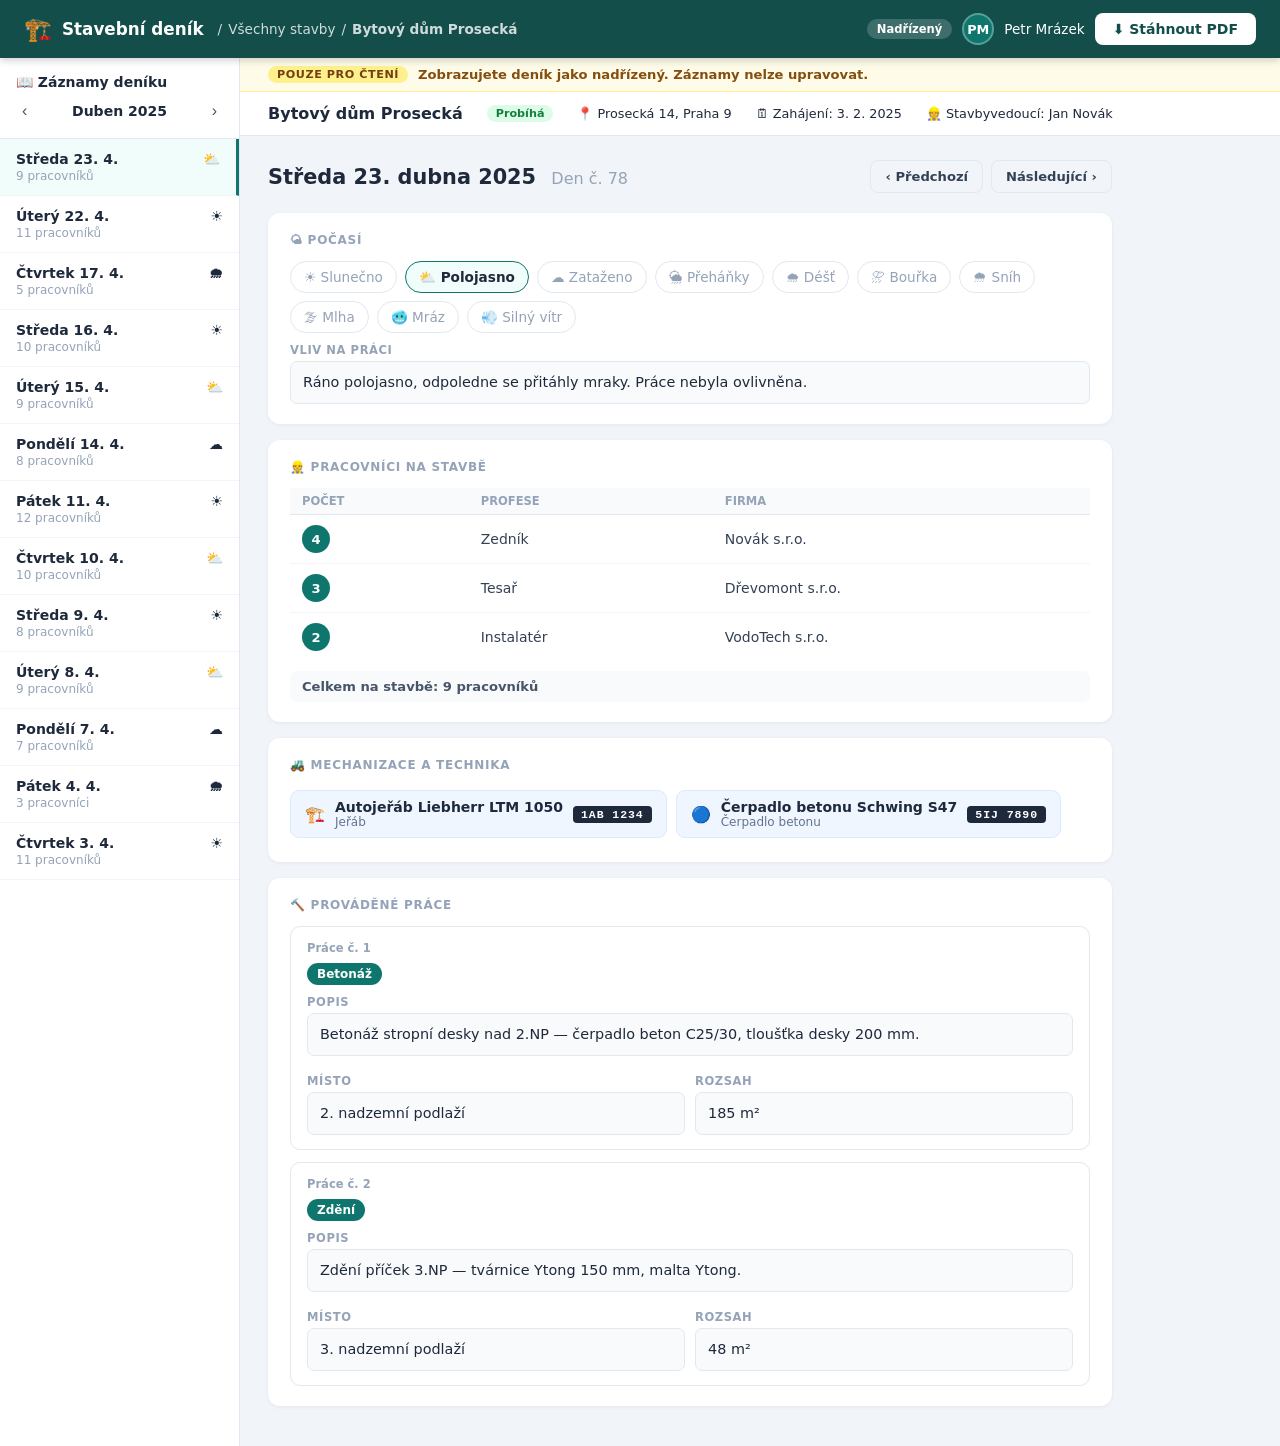
<file: denik-nadrizeny.html>
<!DOCTYPE html>
<html lang="cs">
<head>
  <meta charset="UTF-8" />
  <meta name="viewport" content="width=device-width, initial-scale=1.0" />
  <title>Stavební deník – Náhled (Bytový dům Prosecká)</title>
  <style>
    *, *::before, *::after { box-sizing: border-box; margin: 0; padding: 0; }
    :root {
      --blue:    #1e40af; --blue-d: #1e3a8a; --blue-l: #dbeafe; --blue-50: #eff6ff;
      --teal:    #0f766e; --teal-l: #ccfbf1; --teal-50: #f0fdfa;
      --orange:  #ea580c; --green: #15803d; --green-l: #dcfce7;
      --gray-50: #f8fafc; --gray-100: #f1f5f9; --gray-200: #e2e8f0;
      --gray-300: #cbd5e1; --gray-400: #94a3b8; --gray-600: #475569;
      --gray-700: #334155; --gray-800: #1e293b;
    }
    body { font-family: system-ui, sans-serif; background: var(--gray-100); color: var(--gray-800); }

    /* Topbar */
    .topbar { background: #134e4a; color: #fff; padding: 0 24px; height: 58px; display: flex; align-items: center; justify-content: space-between; position: sticky; top: 0; z-index: 100; box-shadow: 0 2px 8px rgba(0,0,0,0.2); }
    .topbar-left { display: flex; align-items: center; gap: 14px; }
    .topbar-logo { display: flex; align-items: center; gap: 10px; font-weight: 800; font-size: 1.05rem; text-decoration: none; color: #fff; }
    .topbar-logo span { font-size: 1.4rem; }
    .breadcrumb { display: flex; align-items: center; gap: 6px; font-size: 0.85rem; opacity: 0.8; }
    .breadcrumb a { color: #fff; text-decoration: none; }
    .topbar-right { display: flex; align-items: center; gap: 10px; }
    .role-badge { background: rgba(255,255,255,0.18); font-size: 0.72rem; font-weight: 700; padding: 3px 10px; border-radius: 100px; }
    .avatar { width: 32px; height: 32px; border-radius: 50%; background: var(--teal); border: 2px solid rgba(255,255,255,0.3); display: flex; align-items: center; justify-content: center; font-weight: 700; font-size: 0.8rem; }
    .btn-download { background: #fff; color: #134e4a; font-weight: 700; font-size: 0.875rem; padding: 8px 18px; border: none; border-radius: 8px; cursor: pointer; font-family: inherit; display: flex; align-items: center; gap: 7px; transition: background .15s; }
    .btn-download:hover { background: var(--teal-l); }

    /* Layout */
    .layout { display: flex; min-height: calc(100vh - 58px); }
    .day-sidebar { width: 240px; background: #fff; border-right: 1px solid var(--gray-200); display: flex; flex-direction: column; flex-shrink: 0; }
    .day-sidebar-header { padding: 16px; border-bottom: 1px solid var(--gray-200); }
    .day-sidebar-header h3 { font-size: 0.875rem; font-weight: 700; color: var(--gray-800); margin-bottom: 10px; }
    .month-nav { display: flex; align-items: center; justify-content: space-between; }
    .month-nav button { background: none; border: none; cursor: pointer; color: var(--gray-600); font-size: 1rem; padding: 2px 6px; border-radius: 4px; }
    .month-nav button:hover { background: var(--gray-100); }
    .month-label { font-weight: 700; font-size: 0.875rem; }
    .day-list { flex: 1; overflow-y: auto; }
    .day-item { padding: 12px 16px; border-bottom: 1px solid var(--gray-100); cursor: pointer; transition: background .1s; }
    .day-item:hover { background: var(--gray-50); }
    .day-item.active { background: var(--teal-50); border-right: 3px solid var(--teal); }
    .day-item-date { font-size: 0.875rem; font-weight: 700; color: var(--gray-800); display: flex; justify-content: space-between; }
    .day-item-meta { font-size: 0.75rem; color: var(--gray-400); margin-top: 2px; }

    .main { flex: 1; overflow-y: auto; }
    .readonly-bar { background: #fefce8; border-bottom: 1px solid #fef08a; padding: 8px 28px; display: flex; align-items: center; gap: 10px; font-size: 0.82rem; color: #854d0e; font-weight: 600; }
    .readonly-badge { background: #fef08a; color: #713f12; font-size: 0.7rem; font-weight: 800; padding: 2px 9px; border-radius: 100px; text-transform: uppercase; letter-spacing: 0.05em; }
    .stavba-info { background: #fff; border-bottom: 1px solid var(--gray-200); padding: 12px 28px; display: flex; align-items: center; gap: 24px; flex-wrap: wrap; }
    .stavba-info-name { font-weight: 800; font-size: 1rem; }
    .stavba-info-item { font-size: 0.8rem; color: var(--gray-500); }
    .badge-sm { font-size: 0.7rem; font-weight: 700; padding: 2px 9px; border-radius: 100px; background: var(--green-l); color: var(--green); }

    .day-content { padding: 24px 28px; max-width: 900px; }
    .day-title { display: flex; align-items: center; justify-content: space-between; margin-bottom: 20px; flex-wrap: wrap; gap: 10px; }
    .day-date-big { font-size: 1.3rem; font-weight: 800; }
    .day-date-big span { font-weight: 400; color: var(--gray-400); font-size: 1rem; margin-left: 8px; }
    .title-actions { display: flex; gap: 8px; }
    .btn-prev-next { background: var(--gray-100); border: 1.5px solid var(--gray-200); color: var(--gray-700); padding: 8px 14px; border-radius: 8px; font-size: 0.82rem; font-weight: 600; cursor: pointer; font-family: inherit; }
    .btn-prev-next:hover { background: var(--gray-200); }

    .section { background: #fff; border-radius: 12px; box-shadow: 0 1px 4px rgba(0,0,0,0.06); padding: 20px 22px; margin-bottom: 16px; }
    .section-title { font-size: 0.75rem; font-weight: 700; color: var(--gray-400); text-transform: uppercase; letter-spacing: 0.06em; margin-bottom: 14px; }
    .ro-label { font-size: 0.72rem; font-weight: 700; color: var(--gray-400); text-transform: uppercase; letter-spacing: 0.05em; margin-bottom: 4px; margin-top: 10px; }
    .ro-value { font-size: 0.9rem; color: var(--gray-800); line-height: 1.6; padding: 9px 12px; background: var(--gray-50); border-radius: 7px; border: 1px solid var(--gray-200); }
    .weather-chips { display: flex; gap: 8px; flex-wrap: wrap; }
    .weather-chip { padding: 7px 13px; border-radius: 100px; font-size: 0.85rem; border: 1.5px solid var(--gray-200); background: #fff; color: var(--gray-400); }
    .weather-chip.active { border-color: var(--teal); background: var(--teal-50); font-weight: 700; color: var(--gray-800); }
    .workers-table { width: 100%; border-collapse: collapse; font-size: 0.875rem; }
    .workers-table th { text-align: left; font-size: 0.72rem; font-weight: 700; color: var(--gray-400); text-transform: uppercase; padding: 6px 12px; background: var(--gray-50); border-bottom: 1px solid var(--gray-200); }
    .workers-table td { padding: 10px 12px; border-bottom: 1px solid var(--gray-100); color: var(--gray-700); }
    .workers-table tr:last-child td { border-bottom: none; }
    .count-badge { display: inline-flex; align-items: center; justify-content: center; background: var(--teal); color: #fff; font-weight: 800; font-size: 0.82rem; width: 28px; height: 28px; border-radius: 50%; }
    .workers-total-row { margin-top: 10px; padding: 8px 12px; background: var(--gray-50); border-radius: 7px; font-size: 0.82rem; color: var(--gray-600); font-weight: 600; }
    .work-item { border: 1.5px solid var(--gray-200); border-radius: 10px; padding: 14px 16px; margin-bottom: 12px; }
    .work-item:last-child { margin-bottom: 0; }
    .work-num { font-size: 0.72rem; font-weight: 700; color: var(--gray-400); margin-bottom: 8px; }
    .kat-chip { display: inline-block; padding: 4px 10px; border-radius: 100px; font-size: 0.75rem; font-weight: 600; background: var(--teal); color: #fff; margin-right: 4px; }
    .work-grid { display: grid; grid-template-columns: 1fr 1fr; gap: 10px; margin-top: 8px; }
    .mech-card { display: inline-flex; align-items: center; gap: 10px; background: var(--blue-50); border: 1.5px solid var(--blue-l); border-radius: 9px; padding: 8px 14px; margin: 4px 4px 4px 0; }
    .mech-spz { font-size: 0.72rem; font-weight: 700; font-family: monospace; background: var(--gray-800); color: #fff; padding: 2px 8px; border-radius: 4px; letter-spacing: 0.08em; }

    /* ── Export Modal ─────────────────────────────── */
    .modal-overlay { display: none; position: fixed; inset: 0; background: rgba(0,0,0,0.45); z-index: 300; align-items: center; justify-content: center; }
    .modal-overlay.open { display: flex; }
    .modal { background: #fff; border-radius: 18px; width: 520px; max-width: 95vw; box-shadow: 0 20px 60px rgba(0,0,0,0.25); }
    .modal-head { padding: 20px 24px 16px; border-bottom: 1px solid var(--gray-200); display: flex; justify-content: space-between; align-items: center; }
    .modal-head h3 { font-size: 1.05rem; font-weight: 800; }
    .modal-close { background: none; border: none; font-size: 1.2rem; cursor: pointer; color: var(--gray-400); padding: 4px 8px; border-radius: 6px; }
    .modal-close:hover { background: var(--gray-100); }
    .modal-body { padding: 20px 24px; }
    .modal-foot { padding: 14px 24px; border-top: 1px solid var(--gray-200); display: flex; justify-content: flex-end; gap: 10px; }

    .exp-section { margin-bottom: 20px; }
    .exp-section-title { font-size: 0.72rem; font-weight: 800; color: var(--gray-600); text-transform: uppercase; letter-spacing: 0.06em; margin-bottom: 10px; }

    .radio-group { display: flex; flex-direction: column; gap: 8px; }
    .radio-opt { display: flex; align-items: center; gap: 10px; padding: 10px 14px; border: 1.5px solid var(--gray-200); border-radius: 9px; cursor: pointer; transition: all .1s; }
    .radio-opt:hover { border-color: var(--teal); background: var(--teal-50); }
    .radio-opt.selected { border-color: var(--teal); background: var(--teal-50); }
    .radio-opt input[type=radio] { accent-color: var(--teal); width: 16px; height: 16px; flex-shrink: 0; }
    .radio-opt-label { font-size: 0.875rem; font-weight: 600; color: var(--gray-800); }
    .radio-opt-sub { font-size: 0.75rem; color: var(--gray-400); margin-top: 1px; }

    .custom-range { display: none; gap: 10px; align-items: center; margin-top: 8px; padding: 10px 14px; background: var(--gray-50); border-radius: 8px; }
    .custom-range.show { display: flex; }
    .custom-range label { font-size: 0.8rem; font-weight: 600; color: var(--gray-600); white-space: nowrap; }
    .custom-range input[type=date] { border: 1.5px solid var(--gray-200); border-radius: 7px; padding: 6px 10px; font-size: 0.82rem; font-family: inherit; outline: none; }
    .custom-range input[type=date]:focus { border-color: var(--teal); }

    .checks-grid { display: grid; grid-template-columns: 1fr 1fr; gap: 6px; }
    .check-opt { display: flex; align-items: center; gap: 8px; padding: 8px 12px; border: 1.5px solid var(--gray-200); border-radius: 8px; cursor: pointer; }
    .check-opt:hover { border-color: var(--teal); background: var(--teal-50); }
    .check-opt input[type=checkbox] { accent-color: var(--teal); width: 15px; height: 15px; flex-shrink: 0; }
    .check-opt span { font-size: 0.82rem; font-weight: 600; color: var(--gray-700); }

    .btn-cancel-modal { background: var(--gray-100); border: 1.5px solid var(--gray-200); color: var(--gray-700); padding: 10px 20px; border-radius: 8px; font-weight: 600; font-size: 0.875rem; cursor: pointer; font-family: inherit; }
    .btn-cancel-modal:hover { background: var(--gray-200); }
    .btn-gen-pdf { background: var(--teal); color: #fff; border: none; padding: 10px 22px; border-radius: 8px; font-weight: 700; font-size: 0.875rem; cursor: pointer; font-family: inherit; display: flex; align-items: center; gap: 7px; }
    .btn-gen-pdf:hover { background: #0d6b63; }

    .pdf-info { display: flex; align-items: center; gap: 8px; padding: 10px 14px; background: #eff6ff; border-radius: 8px; font-size: 0.8rem; color: #1e40af; margin-top: 16px; }
  </style>
</head>
<body>

<div class="topbar">
  <div class="topbar-left">
    <a href="dashboard-nadrizeny.html" class="topbar-logo"><span>🏗️</span> Stavební deník</a>
    <div class="breadcrumb">
      / <a href="dashboard-nadrizeny.html">Všechny stavby</a>
      / <strong>Bytový dům Prosecká</strong>
    </div>
  </div>
  <div class="topbar-right">
    <span class="role-badge">Nadřízený</span>
    <div class="avatar">PM</div>
    <span style="font-size:.85rem">Petr Mrázek</span>
    <button class="btn-download" onclick="openExportModal()">⬇ Stáhnout PDF</button>
  </div>
</div>

<div class="layout">
  <aside class="day-sidebar">
    <div class="day-sidebar-header">
      <h3>📖 Záznamy deníku</h3>
      <div class="month-nav">
        <button>‹</button>
        <span class="month-label">Duben 2025</span>
        <button>›</button>
      </div>
    </div>
    <div class="day-list" id="day-list"></div>
  </aside>

  <main class="main">
    <div class="readonly-bar">
      <span class="readonly-badge">Pouze pro čtení</span>
      Zobrazujete deník jako nadřízený. Záznamy nelze upravovat.
    </div>
    <div class="stavba-info">
      <span class="stavba-info-name">Bytový dům Prosecká</span>
      <span class="badge-sm">Probíhá</span>
      <span class="stavba-info-item">📍 Prosecká 14, Praha 9</span>
      <span class="stavba-info-item">🗓 Zahájení: 3. 2. 2025</span>
      <span class="stavba-info-item">👷 Stavbyvedoucí: Jan Novák</span>
    </div>

    <div class="day-content" id="day-content">
      <!-- renderováno JavaScriptem -->
    </div>
  </main>
</div>

<!-- ── Export Modal ──────────────────────────────────── -->
<div class="modal-overlay" id="export-modal">
  <div class="modal">
    <div class="modal-head">
      <h3>⬇ Stáhnout deník jako PDF</h3>
      <button class="modal-close" onclick="closeExportModal()">✕</button>
    </div>
    <div class="modal-body">

      <div class="exp-section">
        <div class="exp-section-title">Rozsah exportu</div>
        <div class="radio-group">

          <label class="radio-opt selected" id="opt-day">
            <input type="radio" name="range" value="day" checked onchange="onRangeChange()" />
            <div>
              <div class="radio-opt-label">📄 Aktuální záznam</div>
              <div class="radio-opt-sub" id="opt-day-sub">Středa 23. dubna 2025</div>
            </div>
          </label>

          <label class="radio-opt" id="opt-month">
            <input type="radio" name="range" value="month" onchange="onRangeChange()" />
            <div>
              <div class="radio-opt-label">📅 Celý měsíc</div>
              <div class="radio-opt-sub">Duben 2025 — všechny záznamy (13 dnů)</div>
            </div>
          </label>

          <label class="radio-opt" id="opt-all">
            <input type="radio" name="range" value="all" onchange="onRangeChange()" />
            <div>
              <div class="radio-opt-label">📚 Celý deník</div>
              <div class="radio-opt-sub">Od zahájení stavby — všechny záznamy</div>
            </div>
          </label>

          <label class="radio-opt" id="opt-custom">
            <input type="radio" name="range" value="custom" onchange="onRangeChange()" />
            <div>
              <div class="radio-opt-label">🗓 Vlastní rozsah</div>
              <div class="radio-opt-sub">Zvolte datum od – do</div>
            </div>
          </label>

        </div>
        <div class="custom-range" id="custom-range">
          <label>Od:</label>
          <input type="date" id="date-from" value="2025-04-01" />
          <label>Do:</label>
          <input type="date" id="date-to" value="2025-04-23" />
        </div>
      </div>

      <div class="exp-section">
        <div class="exp-section-title">Co zahrnout</div>
        <div class="checks-grid">
          <label class="check-opt">
            <input type="checkbox" id="inc-weather" checked />
            <span>🌤 Počasí</span>
          </label>
          <label class="check-opt">
            <input type="checkbox" id="inc-workers" checked />
            <span>👷 Pracovníci</span>
          </label>
          <label class="check-opt">
            <input type="checkbox" id="inc-mech" checked />
            <span>🚜 Mechanizace</span>
          </label>
          <label class="check-opt">
            <input type="checkbox" id="inc-work" checked />
            <span>🔨 Prováděné práce</span>
          </label>
          <label class="check-opt">
            <input type="checkbox" id="inc-sign" checked />
            <span>✍️ Podpisové řádky</span>
          </label>
          <label class="check-opt">
            <input type="checkbox" id="inc-summary" checked />
            <span>📊 Souhrnná tabulka</span>
          </label>
        </div>
      </div>

      <div class="pdf-info">
        ℹ️ V dialogu tisku zvolte <strong>„Uložit jako PDF"</strong> (nebo Ctrl+P → PDF). Formát A4, na výšku.
      </div>

    </div>
    <div class="modal-foot">
      <button class="btn-cancel-modal" onclick="closeExportModal()">Zrušit</button>
      <button class="btn-gen-pdf" onclick="generatePDF()">⬇ Generovat a stáhnout PDF</button>
    </div>
  </div>
</div>

<script>
// ── Data deníku ───────────────────────────────────────────
const SITE = {
  name: 'Bytový dům Prosecká',
  addr: 'Prosecká 14, Praha 9',
  mgr:  'Jan Novák',
  start:'3. 2. 2025',
  investor: 'Prosecká s.r.o.',
};

const ENTRIES = [
  {
    key:'2025-04-23', label:'Středa 23. dubna 2025', dayNum:78, w:['⛅ Polojasno'],
    wNote:'Ráno polojasno, odpoledne se přitáhly mraky. Práce nebyla ovlivněna.',
    workers:[
      {n:4,prof:'Zedník',firm:'Novák s.r.o.'},
      {n:3,prof:'Tesař',firm:'Dřevomont s.r.o.'},
      {n:2,prof:'Instalatér',firm:'VodoTech s.r.o.'},
    ],
    mech:[
      {icon:'🏗️',name:'Autojeřáb Liebherr LTM 1050',type:'Jeřáb',spz:'1AB 1234'},
      {icon:'🔵',name:'Čerpadlo betonu Schwing S47',type:'Čerpadlo betonu',spz:'5IJ 7890'},
    ],
    work:[
      {kat:'Betonáž',desc:'Betonáž stropní desky nad 2.NP — čerpadlo beton C25/30, tloušťka desky 200 mm.',place:'2. nadzemní podlaží',amount:'185',unit:'m²'},
      {kat:'Zdění',desc:'Zdění příček 3.NP — tvárnice Ytong 150 mm, malta Ytong.',place:'3. nadzemní podlaží',amount:'48',unit:'m²'},
    ],
  },
  {
    key:'2025-04-22', label:'Úterý 22. dubna 2025', dayNum:77, w:['☀️ Slunečno'],
    wNote:'Celodenní slunečno, ideální podmínky pro práci venku.',
    workers:[
      {n:5,prof:'Zedník',firm:'Novák s.r.o.'},
      {n:3,prof:'Tesař',firm:'Dřevomont s.r.o.'},
      {n:3,prof:'Lešenář',firm:'LešenStav a.s.'},
    ],
    mech:[
      {icon:'🚧',name:'Vibrační válec Bomag BW213',type:'Válec',spz:'7MN 6789'},
    ],
    work:[
      {kat:'Lešení',desc:'Montáž fasádního lešení — jižní a západní fasáda, sekce B.',place:'Fasáda',amount:'320',unit:'m²'},
      {kat:'Zdění',desc:'Zdění příček 2.NP — cihla Porotherm 14, malta M5.',place:'2. nadzemní podlaží',amount:'62',unit:'m²'},
    ],
  },
  {
    key:'2025-04-17', label:'Čtvrtek 17. dubna 2025', dayNum:72, w:['🌧 Déšť'],
    wNote:'Vydatný déšť od 10:00 do 14:30. Venkovní práce přerušeny. Pokračovalo se v interiéru.',
    workers:[
      {n:3,prof:'Instalatér',firm:'VodoTech s.r.o.'},
      {n:2,prof:'Elektrikář',firm:'ElektroPro s.r.o.'},
    ],
    mech:[],
    work:[
      {kat:'Instalace',desc:'Rozvody vody a kanalizace — 2. NP, bytové jednotky č. 201–205.',place:'2. nadzemní podlaží',amount:'85',unit:'bm'},
      {kat:'Elektro',desc:'Vedení silnoproudých rozvodů — chodba 2. NP.',place:'2. nadzemní podlaží',amount:'40',unit:'bm'},
    ],
  },
  {
    key:'2025-04-16', label:'Středa 16. dubna 2025', dayNum:71, w:['☀️ Slunečno'],
    wNote:'',
    workers:[
      {n:4,prof:'Zedník',firm:'Novák s.r.o.'},
      {n:4,prof:'Betonář',firm:'Novák s.r.o.'},
      {n:2,prof:'Železář',firm:'IronBuild s.r.o.'},
    ],
    mech:[
      {icon:'🚛',name:'Tatra 815 sklápěč',type:'Nákladní vozidlo',spz:'2CD 5678'},
      {icon:'⛏️',name:'Pásové rypadlo CAT 320',type:'Rypadlo',spz:'4GH 3456'},
    ],
    work:[
      {kat:'Železářské práce',desc:'Vázání výztuže stropní desky nad 2.NP — ocel B500B, dle PD.',place:'2. nadzemní podlaží',amount:'2.4',unit:'t'},
      {kat:'Betonáž',desc:'Bednění stropní desky nad 2.NP — systémové bednění Doka.',place:'2. nadzemní podlaží',amount:'185',unit:'m²'},
    ],
  },
  {
    key:'2025-04-15', label:'Úterý 15. dubna 2025', dayNum:70, w:['⛅ Polojasno'],
    wNote:'Mírný vítr odpoledne, bez vlivu na práce.',
    workers:[
      {n:4,prof:'Zedník',firm:'Novák s.r.o.'},
      {n:3,prof:'Tesař',firm:'Dřevomont s.r.o.'},
      {n:2,prof:'Podlahář',firm:'PodlahaPlus s.r.o.'},
    ],
    mech:[],
    work:[
      {kat:'Podlahy',desc:'Litá anhydritová podlaha — 1.NP, tl. 50 mm.',place:'1. nadzemní podlaží',amount:'210',unit:'m²'},
    ],
  },
];

// ── Sidebar ───────────────────────────────────────────────
const sidebarItems = [
  {key:'2025-04-23',label:'Středa 23. 4.',w:'⛅',note:'9 pracovníků'},
  {key:'2025-04-22',label:'Úterý 22. 4.',w:'☀️',note:'11 pracovníků'},
  {key:'2025-04-17',label:'Čtvrtek 17. 4.',w:'🌧',note:'5 pracovníků'},
  {key:'2025-04-16',label:'Středa 16. 4.',w:'☀️',note:'10 pracovníků'},
  {key:'2025-04-15',label:'Úterý 15. 4.',w:'⛅',note:'9 pracovníků'},
  {key:'2025-04-14',label:'Pondělí 14. 4.',w:'☁️',note:'8 pracovníků'},
  {key:'2025-04-11',label:'Pátek 11. 4.',w:'☀️',note:'12 pracovníků'},
  {key:'2025-04-10',label:'Čtvrtek 10. 4.',w:'⛅',note:'10 pracovníků'},
  {key:'2025-04-09',label:'Středa 9. 4.',w:'☀️',note:'8 pracovníků'},
  {key:'2025-04-08',label:'Úterý 8. 4.',w:'⛅',note:'9 pracovníků'},
  {key:'2025-04-07',label:'Pondělí 7. 4.',w:'☁️',note:'7 pracovníků'},
  {key:'2025-04-04',label:'Pátek 4. 4.',w:'🌧',note:'3 pracovníci'},
  {key:'2025-04-03',label:'Čtvrtek 3. 4.',w:'☀️',note:'11 pracovníků'},
];

let activeKey = '2025-04-23';

function buildSidebar() {
  const el = document.getElementById('day-list');
  el.innerHTML = sidebarItems.map(d => `
    <div class="day-item${d.key === activeKey ? ' active' : ''}" onclick="selectEntry('${d.key}', this)">
      <div class="day-item-date"><span>${d.label}</span><span>${d.w}</span></div>
      <div class="day-item-meta">${d.note}</div>
    </div>`).join('');
}

function selectEntry(key, el) {
  activeKey = key;
  document.querySelectorAll('.day-item').forEach(i => i.classList.remove('active'));
  el.classList.add('active');
  const entry = ENTRIES.find(e => e.key === key);
  if (entry) renderEntry(entry);
}

// ── Render záznamu ────────────────────────────────────────
function renderEntry(e) {
  const total = e.workers.reduce((s, w) => s + w.n, 0);
  document.getElementById('day-content').innerHTML = `
    <div class="day-title">
      <div class="day-date-big">${e.label} <span>Den č. ${e.dayNum}</span></div>
      <div class="title-actions">
        <button class="btn-prev-next" onclick="shiftDay(-1)">‹ Předchozí</button>
        <button class="btn-prev-next" onclick="shiftDay(1)">Následující ›</button>
      </div>
    </div>

    <div class="section">
      <div class="section-title">🌤 Počasí</div>
      <div class="weather-chips">
        ${['☀️ Slunečno','⛅ Polojasno','☁️ Zataženo','🌦 Přeháňky','🌧 Déšť','⛈ Bouřka','🌨 Sníh','🌫 Mlha','🥶 Mráz','💨 Silný vítr']
          .map(c => `<span class="weather-chip${e.w.includes(c)?' active':''}">${c}</span>`).join('')}
      </div>
      ${e.wNote ? `<div class="ro-label">Vliv na práci</div><div class="ro-value">${e.wNote}</div>` : ''}
    </div>

    <div class="section">
      <div class="section-title">👷 Pracovníci na stavbě</div>
      <table class="workers-table">
        <thead><tr><th>Počet</th><th>Profese</th><th>Firma</th></tr></thead>
        <tbody>
          ${e.workers.map(w => `<tr>
            <td><span class="count-badge">${w.n}</span></td>
            <td>${w.prof}</td>
            <td>${w.firm}</td>
          </tr>`).join('')}
        </tbody>
      </table>
      <div class="workers-total-row">Celkem na stavbě: <strong>${total} pracovníků</strong></div>
    </div>

    ${e.mech.length ? `
    <div class="section">
      <div class="section-title">🚜 Mechanizace a technika</div>
      <div>${e.mech.map(m => `
        <div class="mech-card">
          <span>${m.icon}</span>
          <div>
            <div style="font-size:.875rem;font-weight:700">${m.name}</div>
            <div style="font-size:.75rem;color:#64748b">${m.type}</div>
          </div>
          <span class="mech-spz">${m.spz}</span>
        </div>`).join('')}
      </div>
    </div>` : ''}

    <div class="section">
      <div class="section-title">🔨 Prováděné práce</div>
      ${e.work.map((w, i) => `
        <div class="work-item">
          <div class="work-num">Práce č. ${i + 1}</div>
          <span class="kat-chip">${w.kat}</span>
          <div class="ro-label">Popis</div>
          <div class="ro-value">${w.desc}</div>
          <div class="work-grid">
            <div><div class="ro-label">Místo</div><div class="ro-value">${w.place}</div></div>
            <div><div class="ro-label">Rozsah</div><div class="ro-value">${w.amount} ${w.unit}</div></div>
          </div>
        </div>`).join('')}
    </div>`;
}

function shiftDay(dir) {
  const idx = sidebarItems.findIndex(d => d.key === activeKey);
  const next = idx + dir;
  if (next >= 0 && next < sidebarItems.length) {
    const el = document.querySelectorAll('.day-item')[next];
    selectEntry(sidebarItems[next].key, el);
  }
}

// ── Export modal ──────────────────────────────────────────
function openExportModal() {
  document.getElementById('export-modal').classList.add('open');
}
function closeExportModal() {
  document.getElementById('export-modal').classList.remove('open');
}
function onRangeChange() {
  const val = document.querySelector('input[name=range]:checked').value;
  document.querySelectorAll('.radio-opt').forEach(o => o.classList.remove('selected'));
  document.querySelector(`input[name=range][value="${val}"]`).closest('.radio-opt').classList.add('selected');
  document.getElementById('custom-range').classList.toggle('show', val === 'custom');
}
document.getElementById('export-modal').addEventListener('click', e => {
  if (e.target === document.getElementById('export-modal')) closeExportModal();
});

// ── Generování PDF ────────────────────────────────────────
function generatePDF() {
  const range  = document.querySelector('input[name=range]:checked').value;
  const incW   = document.getElementById('inc-weather').checked;
  const incWrk = document.getElementById('inc-workers').checked;
  const incM   = document.getElementById('inc-mech').checked;
  const incWk  = document.getElementById('inc-work').checked;
  const incS   = document.getElementById('inc-sign').checked;
  const incSum = document.getElementById('inc-summary').checked;

  // Vyber záznamy dle rozsahu
  let entries;
  if (range === 'day') {
    entries = ENTRIES.filter(e => e.key === activeKey);
  } else if (range === 'month') {
    entries = ENTRIES.filter(e => e.key.startsWith('2025-04'));
  } else if (range === 'all') {
    entries = [...ENTRIES];
  } else {
    const from = document.getElementById('date-from').value;
    const to   = document.getElementById('date-to').value;
    entries = ENTRIES.filter(e => e.key >= from && e.key <= to);
  }

  if (!entries.length) {
    alert('Pro zvolený rozsah neexistují žádné záznamy.');
    return;
  }

  const now = new Date().toLocaleDateString('cs-CZ', {day:'numeric', month:'long', year:'numeric'});
  const totalWorkerDays = entries.reduce((s, e) => s + e.workers.reduce((ss, w) => ss + w.n, 0), 0);

  // Souhrnná tabulka
  const summaryTable = incSum ? `
    <div style="margin-bottom:24px; page-break-inside:avoid;">
      <h3 style="font-size:10pt; font-weight:700; margin-bottom:8px; color:#134e4a;">Souhrn exportovaného období</h3>
      <table style="width:100%; border-collapse:collapse; font-size:9pt;">
        <tr style="background:#f1f5f9;">
          <th style="text-align:left; padding:6px 10px; border:1px solid #e2e8f0;">Ukazatel</th>
          <th style="text-align:right; padding:6px 10px; border:1px solid #e2e8f0;">Hodnota</th>
        </tr>
        <tr><td style="padding:6px 10px; border:1px solid #e2e8f0;">Počet záznamů</td><td style="text-align:right; padding:6px 10px; border:1px solid #e2e8f0; font-weight:700;">${entries.length}</td></tr>
        <tr style="background:#f8fafc;"><td style="padding:6px 10px; border:1px solid #e2e8f0;">Celkem člověkodní</td><td style="text-align:right; padding:6px 10px; border:1px solid #e2e8f0; font-weight:700;">${totalWorkerDays}</td></tr>
        <tr><td style="padding:6px 10px; border:1px solid #e2e8f0;">Rozsah</td><td style="text-align:right; padding:6px 10px; border:1px solid #e2e8f0;">${entries[entries.length-1].label.split(' ').slice(-3).join(' ')} – ${entries[0].label.split(' ').slice(-3).join(' ')}</td></tr>
      </table>
    </div>
  ` : '';

  // Záznamy
  const entriesHTML = entries.map((e, ei) => {
    const total = e.workers.reduce((s, w) => s + w.n, 0);

    const weatherHTML = incW ? `
      <div style="margin-bottom:14px; page-break-inside:avoid;">
        <div style="font-size:8pt; font-weight:700; color:#64748b; text-transform:uppercase; letter-spacing:.05em; margin-bottom:5px;">Počasí</div>
        <div style="font-size:10pt; margin-bottom:4px;">${e.w.join(', ')}</div>
        ${e.wNote ? `<div style="font-size:9pt; color:#475569; background:#f8fafc; padding:6px 10px; border-radius:4px; border:1px solid #e2e8f0;">${e.wNote}</div>` : ''}
      </div>` : '';

    const workersHTML = incWrk ? `
      <div style="margin-bottom:14px; page-break-inside:avoid;">
        <div style="font-size:8pt; font-weight:700; color:#64748b; text-transform:uppercase; letter-spacing:.05em; margin-bottom:5px;">Pracovníci</div>
        <table style="width:100%; border-collapse:collapse; font-size:9pt;">
          <thead><tr style="background:#f1f5f9;">
            <th style="text-align:left; padding:5px 8px; border:1px solid #e2e8f0; width:60px;">Počet</th>
            <th style="text-align:left; padding:5px 8px; border:1px solid #e2e8f0;">Profese</th>
            <th style="text-align:left; padding:5px 8px; border:1px solid #e2e8f0;">Firma</th>
          </tr></thead>
          <tbody>
            ${e.workers.map(w => `<tr>
              <td style="padding:5px 8px; border:1px solid #e2e8f0; text-align:center; font-weight:700;">${w.n}</td>
              <td style="padding:5px 8px; border:1px solid #e2e8f0;">${w.prof}</td>
              <td style="padding:5px 8px; border:1px solid #e2e8f0;">${w.firm}</td>
            </tr>`).join('')}
            <tr style="background:#f8fafc; font-weight:700;">
              <td style="padding:5px 8px; border:1px solid #e2e8f0; text-align:center;">${total}</td>
              <td colspan="2" style="padding:5px 8px; border:1px solid #e2e8f0;">CELKEM na stavbě</td>
            </tr>
          </tbody>
        </table>
      </div>` : '';

    const mechHTML = incM && e.mech.length ? `
      <div style="margin-bottom:14px; page-break-inside:avoid;">
        <div style="font-size:8pt; font-weight:700; color:#64748b; text-transform:uppercase; letter-spacing:.05em; margin-bottom:5px;">Mechanizace</div>
        <table style="width:100%; border-collapse:collapse; font-size:9pt;">
          <thead><tr style="background:#f1f5f9;">
            <th style="text-align:left; padding:5px 8px; border:1px solid #e2e8f0;">Stroj / vozidlo</th>
            <th style="text-align:left; padding:5px 8px; border:1px solid #e2e8f0;">Typ</th>
            <th style="text-align:left; padding:5px 8px; border:1px solid #e2e8f0; width:90px;">SPZ</th>
          </tr></thead>
          <tbody>
            ${e.mech.map(m => `<tr>
              <td style="padding:5px 8px; border:1px solid #e2e8f0;">${m.name}</td>
              <td style="padding:5px 8px; border:1px solid #e2e8f0;">${m.type}</td>
              <td style="padding:5px 8px; border:1px solid #e2e8f0; font-family:monospace; font-weight:700;">${m.spz}</td>
            </tr>`).join('')}
          </tbody>
        </table>
      </div>` : '';

    const workHTML = incWk ? `
      <div style="margin-bottom:14px; page-break-inside:avoid;">
        <div style="font-size:8pt; font-weight:700; color:#64748b; text-transform:uppercase; letter-spacing:.05em; margin-bottom:5px;">Prováděné práce</div>
        <table style="width:100%; border-collapse:collapse; font-size:9pt;">
          <thead><tr style="background:#f1f5f9;">
            <th style="text-align:left; padding:5px 8px; border:1px solid #e2e8f0; width:90px;">Kategorie</th>
            <th style="text-align:left; padding:5px 8px; border:1px solid #e2e8f0;">Popis</th>
            <th style="text-align:left; padding:5px 8px; border:1px solid #e2e8f0; width:110px;">Místo</th>
            <th style="text-align:left; padding:5px 8px; border:1px solid #e2e8f0; width:70px;">Rozsah</th>
          </tr></thead>
          <tbody>
            ${e.work.map(w => `<tr>
              <td style="padding:5px 8px; border:1px solid #e2e8f0; font-weight:700; color:#0f766e;">${w.kat}</td>
              <td style="padding:5px 8px; border:1px solid #e2e8f0;">${w.desc}</td>
              <td style="padding:5px 8px; border:1px solid #e2e8f0;">${w.place}</td>
              <td style="padding:5px 8px; border:1px solid #e2e8f0; font-weight:700;">${w.amount} ${w.unit}</td>
            </tr>`).join('')}
          </tbody>
        </table>
      </div>` : '';

    const signHTML = incS ? `
      <div style="margin-top:16px; page-break-inside:avoid;">
        <table style="width:100%; border-collapse:collapse;">
          <tr>
            <td style="width:33%; padding-top:28px; border-top:1px solid #999; font-size:8pt; color:#64748b; padding-right:20px;">
              Podpis stavbyvedoucího<br><strong style="color:#1e293b;">${SITE.mgr}</strong>
            </td>
            <td style="width:33%; padding-top:28px; border-top:1px solid #999; font-size:8pt; color:#64748b; padding-right:20px;">
              Podpis odpovědného projektanta
            </td>
            <td style="width:33%; padding-top:28px; border-top:1px solid #999; font-size:8pt; color:#64748b;">
              Podpis investora / TDI
            </td>
          </tr>
        </table>
      </div>` : '';

    const isLast = ei === entries.length - 1;
    return `
      <div style="border:1px solid #e2e8f0; border-radius:6px; padding:16px 18px; margin-bottom:20px; ${isLast ? '' : 'page-break-after:auto;'}">
        <div style="display:flex; justify-content:space-between; align-items:baseline; border-bottom:2px solid #134e4a; padding-bottom:8px; margin-bottom:14px;">
          <div>
            <span style="font-size:12pt; font-weight:800; color:#134e4a;">${e.label}</span>
            <span style="font-size:9pt; color:#64748b; margin-left:10px;">Den č. ${e.dayNum}</span>
          </div>
          <span style="font-size:9pt; color:#64748b;">${e.w.join(', ')}</span>
        </div>
        ${weatherHTML}${workersHTML}${mechHTML}${workHTML}${signHTML}
      </div>`;
  }).join('');

  // Sestavení celého dokumentu
  const html = `<!DOCTYPE html>
<html lang="cs">
<head>
  <meta charset="UTF-8"/>
  <title>Stavební deník — ${SITE.name}</title>
  <style>
    @page { size: A4; margin: 15mm 18mm 18mm; }
    * { box-sizing: border-box; margin: 0; padding: 0; }
    body { font-family: Arial, sans-serif; font-size: 10pt; color: #1e293b; background: #fff; }
    @media print {
      body { -webkit-print-color-adjust: exact; print-color-adjust: exact; }
    }
  </style>
</head>
<body>
  <!-- Hlavička dokumentu -->
  <div style="display:flex; justify-content:space-between; align-items:flex-start; border-bottom:3px solid #134e4a; padding-bottom:12px; margin-bottom:18px;">
    <div>
      <div style="font-size:16pt; font-weight:800; color:#134e4a; letter-spacing:-.02em;">STAVEBNÍ DENÍK</div>
      <div style="font-size:11pt; font-weight:700; color:#1e293b; margin-top:4px;">${SITE.name}</div>
      <div style="font-size:9pt; color:#64748b; margin-top:2px;">📍 ${SITE.addr} &nbsp;·&nbsp; Zahájení: ${SITE.start}</div>
      <div style="font-size:9pt; color:#64748b; margin-top:1px;">👷 Stavbyvedoucí: <strong>${SITE.mgr}</strong> &nbsp;·&nbsp; Investor: ${SITE.investor}</div>
    </div>
    <div style="text-align:right; font-size:8pt; color:#64748b;">
      <div style="font-size:9pt; font-weight:700; color:#134e4a;">Export deníku</div>
      <div>Vytisknuto: ${now}</div>
      <div>Záznamy: ${entries.length} dnů</div>
      <div>Stavební deník v2</div>
    </div>
  </div>

  ${summaryTable}
  ${entriesHTML}

  <!-- Patička -->
  <div style="border-top:1px solid #e2e8f0; margin-top:24px; padding-top:8px; font-size:7.5pt; color:#94a3b8; display:flex; justify-content:space-between;">
    <span>Stavební deník — ${SITE.name} — ${SITE.addr}</span>
    <span>Exportoval: Petr Mrázek (Nadřízený) · ${now}</span>
  </div>
</body>
</html>`;

  const win = window.open('', '_blank');
  win.document.write(html);
  win.document.close();
  win.focus();
  setTimeout(() => { win.print(); }, 600);
  closeExportModal();
}

// ── Init ─────────────────────────────────────────────────
buildSidebar();
renderEntry(ENTRIES[0]);
</script>
</body>
</html>
</file>
